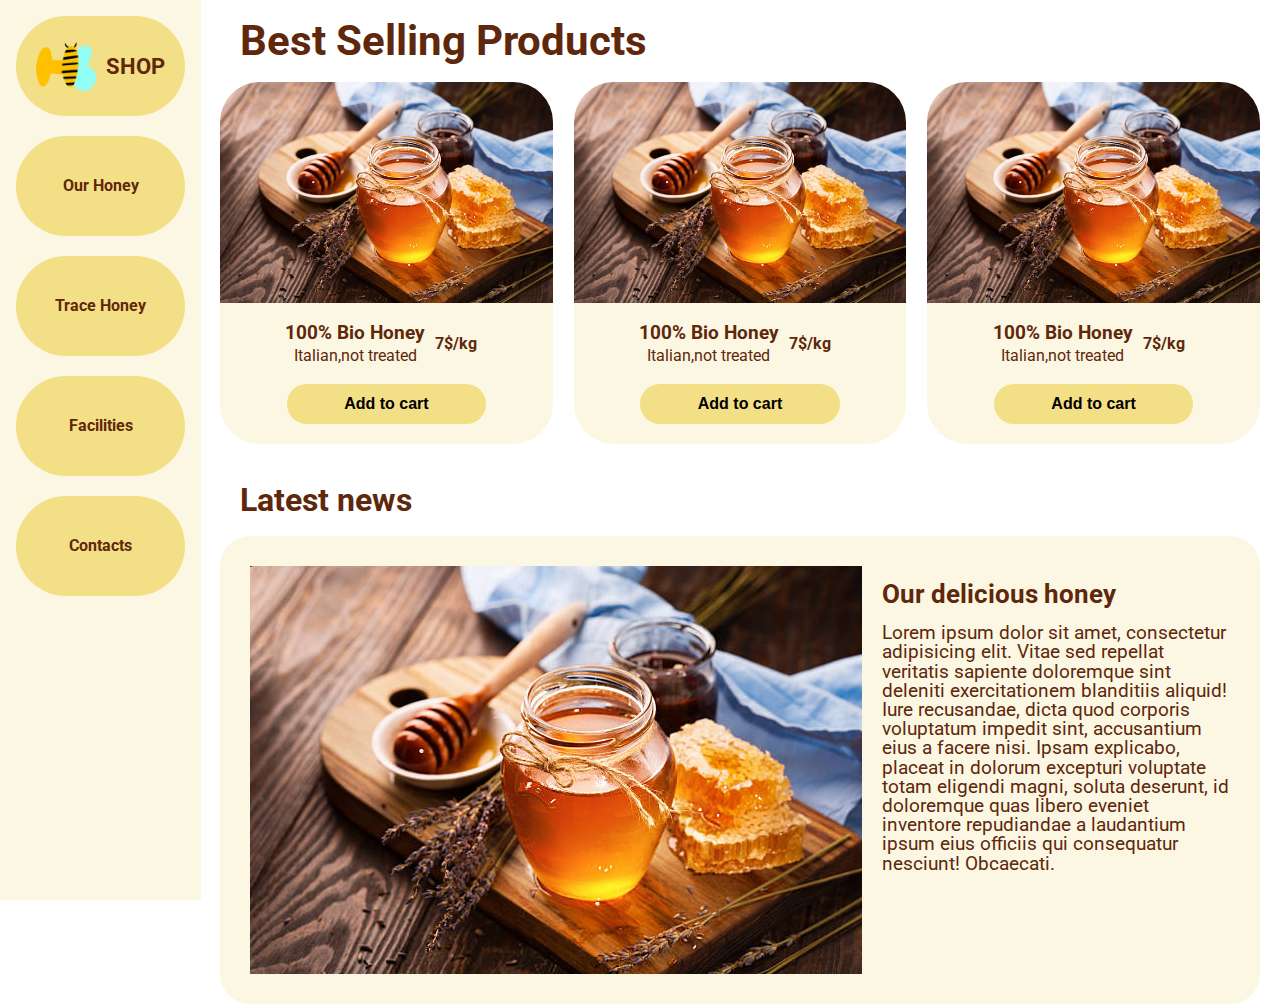
<file: index.html>
<!DOCTYPE html>
<html lang="en">
  <head>
    <meta charset="UTF-8" />
    <meta name="viewport" content="width=device-width, initial-scale=1.0" />
    <title>Document</title>
    <link rel="stylesheet" href="assets/css/reset.css" />
    <link rel="stylesheet" href="assets/css/style.css" />
  </head>
  <body>
    <nav>
      <ul>
        <li>Our Honey</li>
        <li>Trace Honey</li>
        <li>
          <img src="assets/imgs/logo.png" alt="logo bee" />
          <p>SHOP</p>
        </li>
        <li>Facilities</li>
        <li>Contacts</li>
      </ul>
    </nav>
    <h1>Best Selling Products</h1>
    <div class="product-container">
      <div class="product-card">
        <img src="assets/imgs/honey.jpg" alt="honey" />
        <div class="product-text">
          <div class="product-title">
            <h3>100% Bio Honey</h3>
            <p>Italian,not treated</p>
          </div>
          <h4>7$/kg</h4>
        </div>
        <button>Add to cart</button>
      </div>
      <div class="product-card">
        <img src="assets/imgs/honey.jpg" alt="honey" />
        <div class="product-text">
          <div class="product-title">
            <h3>100% Bio Honey</h3>
            <p>Italian,not treated</p>
          </div>
          <h4>7$/kg</h4>
        </div>
        <button>Add to cart</button>
      </div>
      <div class="product-card">
        <img src="assets/imgs/honey.jpg" alt="honey" />
        <div class="product-text">
          <div class="product-title">
            <h3>100% Bio Honey</h3>
            <p>Italian,not treated</p>
          </div>
          <h4>7$/kg</h4>
        </div>
        <button>Add to cart</button>
      </div>
      <div class="product-card">
        <img src="assets/imgs/honey.jpg" alt="honey" />
        <div class="product-text">
          <div class="product-title">
            <h3>100% Bio Honey</h3>
            <p>Italian,not treated</p>
          </div>
          <h4>7$/kg</h4>
        </div>
        <button>Add to cart</button>
      </div>
    </div>
    <h2>Latest news</h2>
    <article>
      <div class="article-text">
        <h2>Our delicious honey</h2>
        <p>
          Lorem ipsum dolor sit amet, consectetur adipisicing elit. Vitae sed repellat veritatis sapiente doloremque
          sint deleniti exercitationem blanditiis aliquid! Iure recusandae, dicta quod corporis voluptatum impedit sint,
          accusantium eius a facere nisi. Ipsam explicabo, placeat in dolorum excepturi voluptate totam eligendi magni,
          soluta deserunt, id doloremque quas libero eveniet inventore repudiandae a laudantium ipsum eius officiis qui
          consequatur nesciunt! Obcaecati.
        </p>
      </div>
      <img src="assets/imgs/honey.jpg" alt="honey" />
    </article>
  </body>
</html>
</file>
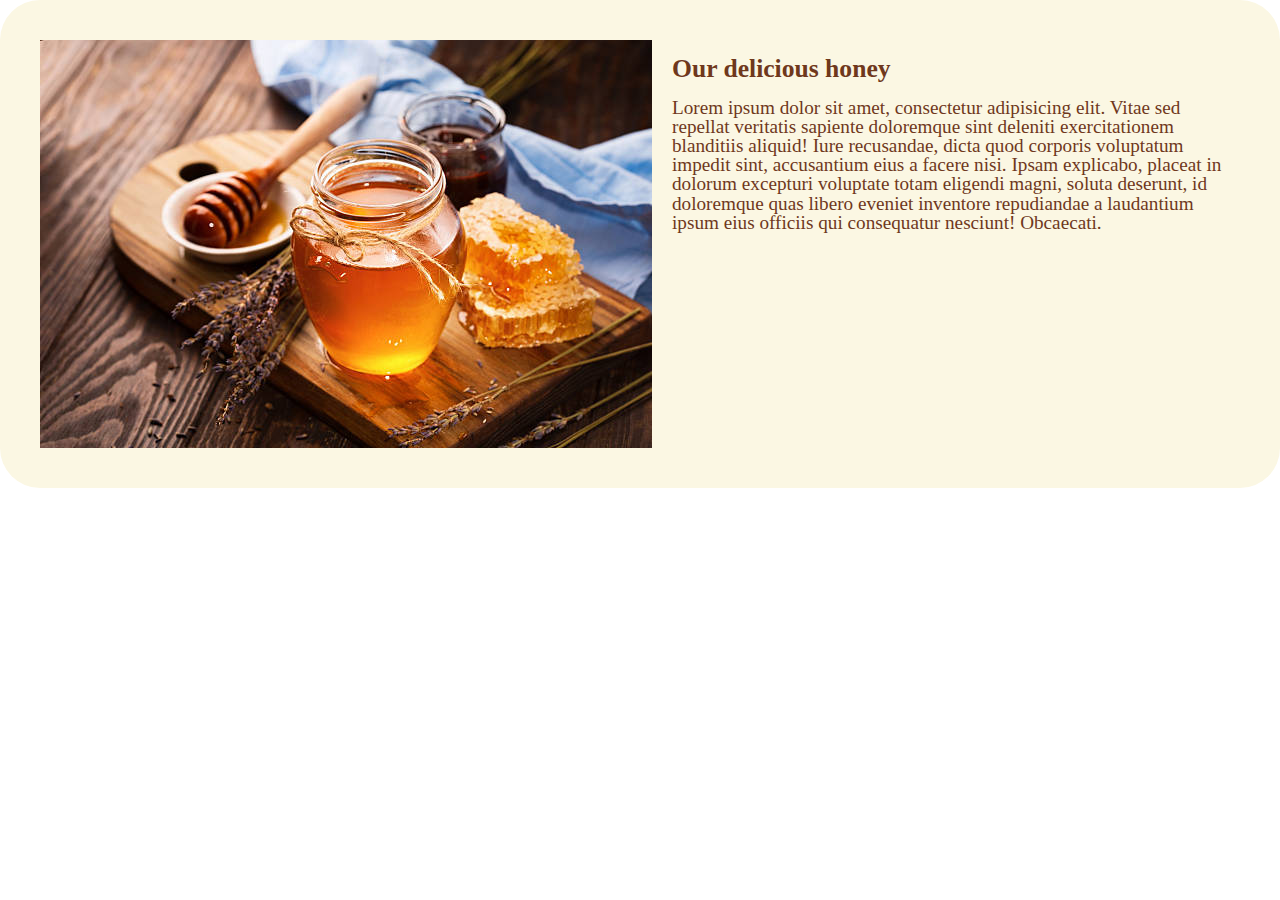
<file: flexible-article.html>
<!DOCTYPE html>
<html lang="en">
  <head>
    <meta charset="UTF-8" />
    <meta name="viewport" content="width=device-width, initial-scale=1.0" />
    <title>Document</title>
    <link rel="stylesheet" href="assets/css/reset.css" />
    <link rel="stylesheet" href="assets/css/flexible.css" />
  </head>
  <body>
    <article>
      <div class="article-text">
        <h2>Our delicious honey</h2>
        <p>
          Lorem ipsum dolor sit amet, consectetur adipisicing elit. Vitae sed repellat veritatis sapiente doloremque
          sint deleniti exercitationem blanditiis aliquid! Iure recusandae, dicta quod corporis voluptatum impedit sint,
          accusantium eius a facere nisi. Ipsam explicabo, placeat in dolorum excepturi voluptate totam eligendi magni,
          soluta deserunt, id doloremque quas libero eveniet inventore repudiandae a laudantium ipsum eius officiis qui
          consequatur nesciunt! Obcaecati.
        </p>
      </div>
      <img src="assets/imgs/honey.jpg" alt="honey" />
    </article>
  </body>
</html>
</file>
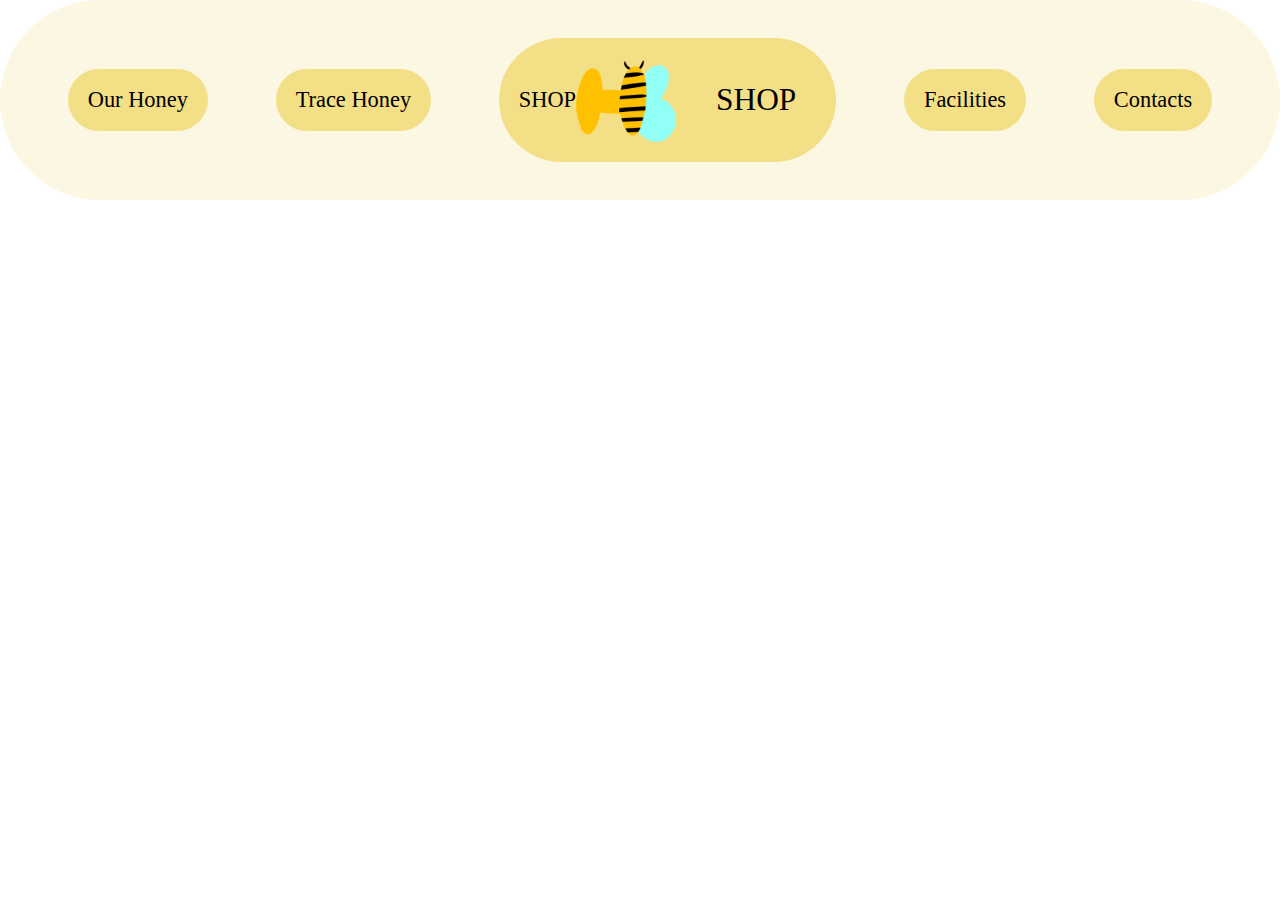
<file: navigation-bar.html>
<!DOCTYPE html>
<html lang="en">
  <head>
    <meta charset="UTF-8" />
    <meta name="viewport" content="width=device-width, initial-scale=1.0" />
    <title>Document</title>
    <link rel="stylesheet" href="assets/css/reset.css" />
    <link rel="stylesheet" href="assets/css/navigation.css" />
  </head>
  <body>
    <nav>
      <ul>
        <li>Our Honey</li>
        <li>Trace Honey</li>
        <li>
          SHOP
          <img src="assets/imgs/logo.png" alt="logo bee" />
          <p>SHOP</p>
        </li>
        <li>Facilities</li>
        <li>Contacts</li>
      </ul>
    </nav>
  </body>
</html>
</file>
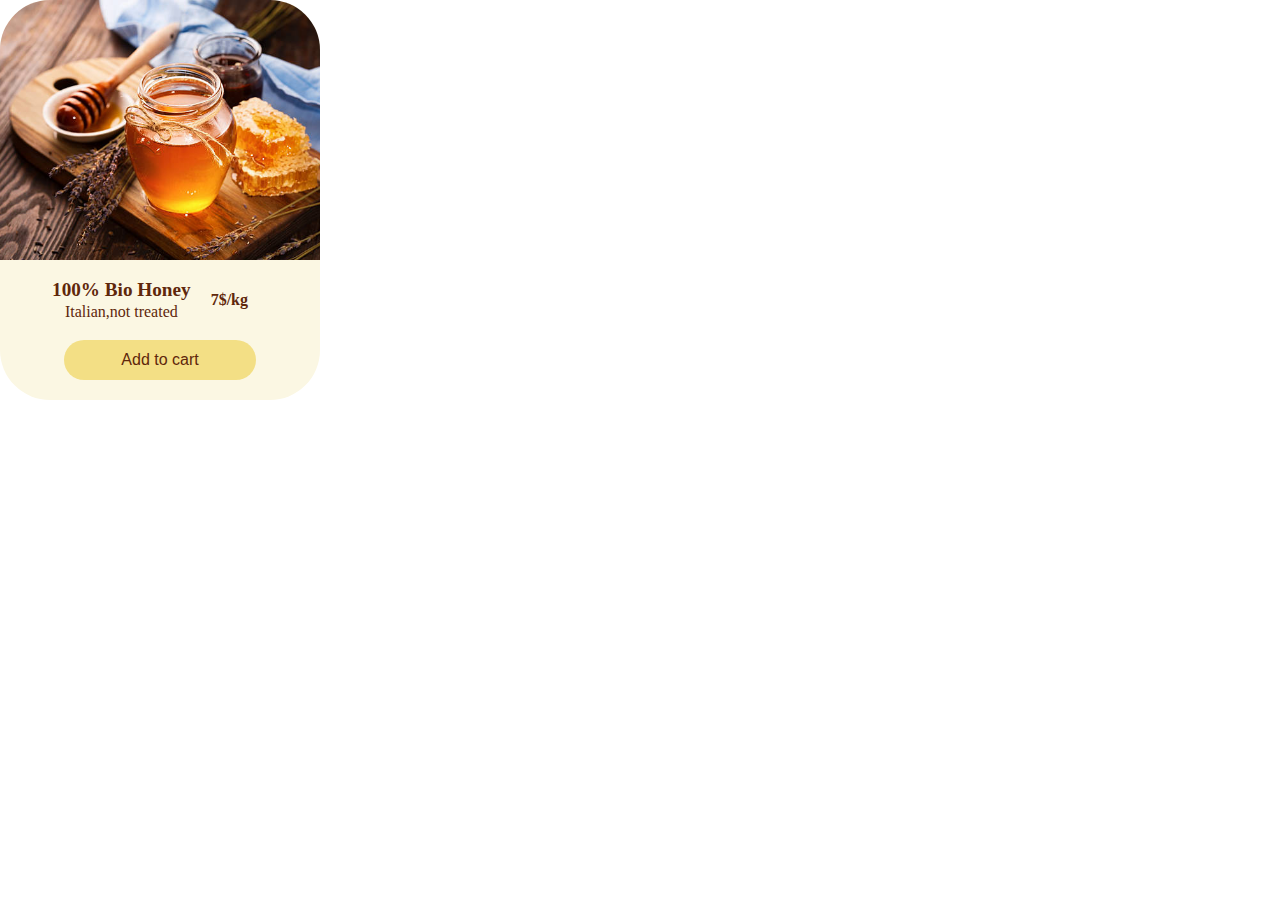
<file: product-card.html>
<!DOCTYPE html>
<html lang="en">
  <head>
    <meta charset="UTF-8" />
    <meta name="viewport" content="width=device-width, initial-scale=1.0" />
    <title>Document</title>
    <link rel="stylesheet" href="assets/css/reset.css" />
    <link rel="stylesheet" href="assets/css/product.css" />
  </head>
  <body>
    <div class="product-card">
      <img src="assets/imgs/honey.jpg" alt="honey" />
      <div class="product-text">
        <div class="product-title">
          <h3>100% Bio Honey</h3>
          <p>Italian,not treated</p>
        </div>
        <h4>7$/kg</h4>
      </div>
      <button>Add to cart</button>
    </div>
  </body>
</html>
</file>
<file: assets/css/style.css>
@import url("https://fonts.googleapis.com/css2?family=Roboto:wght@400;500;700&display=swap");

* {
  box-sizing: border-box;
}

body {
  font-family: "Roboto", sans-serif;
  color: #5f270b;
}

h1 {
  font-size: 2.6em;
  font-weight: bold;
  padding: 20px;
}

h2 {
  font-size: 2em;
  padding: 20px;
}

nav {
  background-color: #fbf7e3;

  padding: 16px;
}

ul {
  display: flex;
  font-size: 0.8em;
  font-weight: bold;
  width: 100%;
  justify-content: space-evenly;
  align-items: center;
}

li {
  background-color: #f3df85;
  padding: 20px;
  border-radius: 50vh;
}

li:nth-of-type(3) {
  display: flex;
  align-items: center;
}

li img {
  max-width: 60px;
  margin-right: 10px;
}

li p {
  font-size: 1.4em;
}

.product-container {
  display: flex;
  flex-wrap: wrap;
  justify-content: space-between;
  align-content: space-between;
  margin: 0 20px;
}

.product-text h4 {
  padding-inline: 20px;
}

@media only screen and (min-width: 768px) {
  nav {
    /* float: left; */
    display: inline-block;
    position: fixed;
    height: 100vh;
  }
  ul {
    flex-direction: column;
    align-items: stretch;
    font-size: 1em;
  }

  li {
    order: 2;
    margin-bottom: 20px;
    text-align: center;
    line-height: 60px;
  }

  li:nth-of-type(3) {
    order: 1;
  }

  body > *:not(nav) {
    margin-left: 220px;
  }
  .product-container {
    margin-left: 220px;
    flex-wrap: nowrap;
  }

  div.product-card {
    width: 32%;
  }

  div.product-card:last-of-type {
    display: none;
  }

  .product-card h4 {
    padding-inline: 10px;
  }
}

.product-card {
  background-color: #fbf7e3;
  border-radius: 40px;
  overflow: hidden;
  width: 49%;
  display: flex;
  flex-direction: column;
  justify-content: center;
  text-align: center;
  margin-bottom: 20px;
}

.product-card img {
  flex-grow: 1;

  object-fit: cover;
}
.product-text {
  display: flex;
  justify-content: center;
  align-items: center;
  padding: 20px;
}

.product-text h3 {
  font-size: 1.2em;
  padding-bottom: 5px;
}

.product-card button {
  background-color: #f3df85;
  border: none;
  border-radius: 20px;
  margin-inline: 20%;
  margin-bottom: 20px;
  height: 40px;
  font-size: 1em;
  font-weight: bold;
}
article {
  background-color: #fbf7e3;
  display: flex;
  flex-direction: column;
  padding: 30px;
  border-radius: 30px;
  margin-inline: 20px;
}

article h2 {
  padding: 0;
  font-size: 1.6em;
  padding-block: 16px;
}

article p {
  font-size: 1.2em;
  padding-bottom: 20px;
}

@media (min-width: 1200px) {
  article {
    flex-direction: row-reverse;
  }

  .article-text {
    padding-left: 20px;
  }
}
</file>
<file: assets/css/flexible.css>
* {
  box-sizing: border-box;
}

article {
  background-color: #fbf7e3;
  color: #6f381c;
  display: flex;
  flex-direction: column;
  padding: 40px;
  border-radius: 40px;
}

h2 {
  font-size: 1.6em;
  padding-block: 16px;
}

p {
  font-size: 1.2em;
  padding-bottom: 20px;
}

@media (min-width: 1200px) {
  article {
    flex-direction: row-reverse;
  }

  .article-text {
    padding-left: 20px;
  }
}
</file>
<file: assets/css/navigation.css>
* {
  box-sizing: border-box;
}

nav {
  background-color: #fbf7e3;
  border-radius: 100px;
}

ul {
  display: flex;
  font-size: 1.4em;
  width: 100%;
  justify-content: space-evenly;
  height: 200px;
  align-items: center;
}

li {
  background-color: #f3df85;
  padding: 20px;
  border-radius: 50vh;
}

li:nth-of-type(3) {
  display: flex;
  align-items: center;
}

li img {
  max-width: 100px;
  margin-right: 40px;
}

li p {
  font-size: 1.4em;
  margin-right: 20px;
}
</file>
<file: assets/css/product.css>
* {
  box-sizing: border-box;
}

.product-card {
  color: #5f270b;
  background-color: #fbf7e3;
  border-radius: 50px;
  overflow: hidden;
  width: 25%;
  display: flex;
  flex-direction: column;
  justify-content: center;
  text-align: center;
  height: 400px;
}

.product-card img {
  flex-grow: 1;

  object-fit: cover;
}
.product-text {
  display: flex;
  justify-content: center;
  align-items: center;
  padding: 20px;
}

.product-text h3 {
  font-size: 1.2em;
  padding-bottom: 5px;
}

.product-text h4 {
  padding-inline: 20px;
}

.product-card button {
  color: #5f270b;
  background-color: #f3df85;
  border: none;
  border-radius: 20px;
  margin-inline: 20%;
  margin-bottom: 20px;
  height: 40px;
  font-size: 1em;
}
</file>
